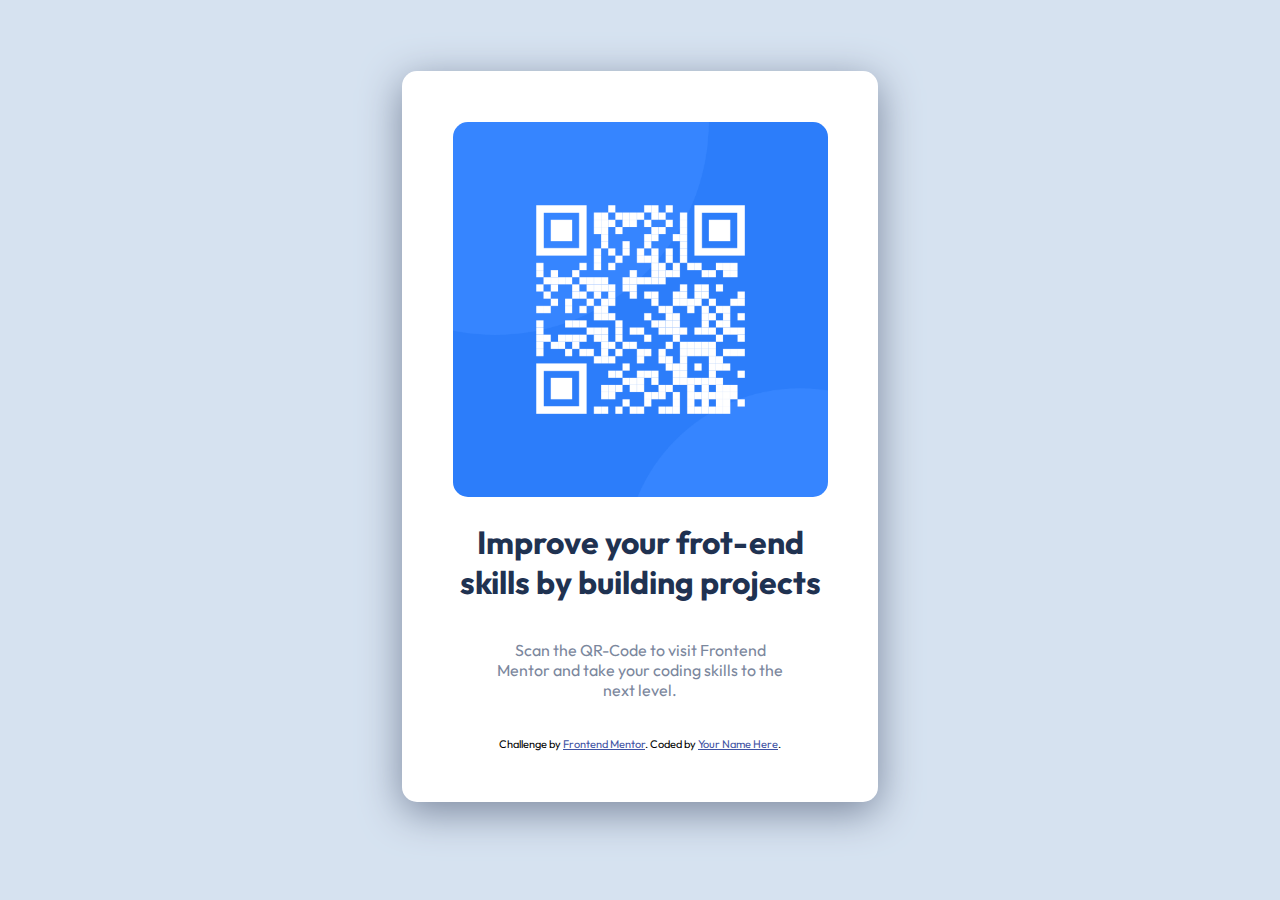
<file: qr-code-component-main/index.html>
<!DOCTYPE html>
<html lang="en">

<head>
  <meta charset="UTF-8">
  <meta name="viewport" content="width=device-width, initial-scale=1.0">
  <!-- displays site properly based on user's device -->

  <link rel="icon" type="image/png" sizes="32x32" href="./images/favicon-32x32.png">
  <link rel="stylesheet" href="https://fonts.googleapis.com/css?family=Outfit" />
  <link rel="stylesheet" href="style.css">

  <title>Frontend Mentor | QR code component</title>

  <!-- Feel free to remove these styles or customise in your own stylesheet 👍 -->

</head>

<body>

  <section id="card">

    <img src="images/image-qr-code.png">
    <h1>Improve your frot-end skills by building projects</h1>
    <p>Scan the QR-Code to visit Frontend Mentor and take your coding skills to the next level.</p>

    <div class="attribution">
      Challenge by <a href="https://www.frontendmentor.io?ref=challenge" target="_blank">Frontend Mentor</a>.
      Coded by <a href="#">Your Name Here</a>.
    </div>

  </section>
</body>

</html>
</file>
<file: qr-code-component-main/style.css>
.attribution {
    font-size: 11px;
    text-align: center;
}

.attribution a {
    color: hsl(228, 45%, 44%);
}

body {

    font-family: "Outfit", serif;
    background-color: hsl(212, 45%, 89%);
    display: flex;
    justify-content: center;

}

#card {

    background-color: white;
    padding: 4%;
    margin-top: 5%;
    width: 375px;
    height: 65%;
    border-radius: 15px;
    text-align: center;
    box-shadow: 0px 10px 40px hsl(220, 15%, 55%);
    ;
}

img {
    width: 100%;
    border-radius: 15px;
}

h1 {
    font-weight: 700;
    color: hsl(218, 44%, 22%);
}

p {
    font-weight: 400;
    margin: 10%;
    color: hsl(220, 15%, 55%);
}
</file>
